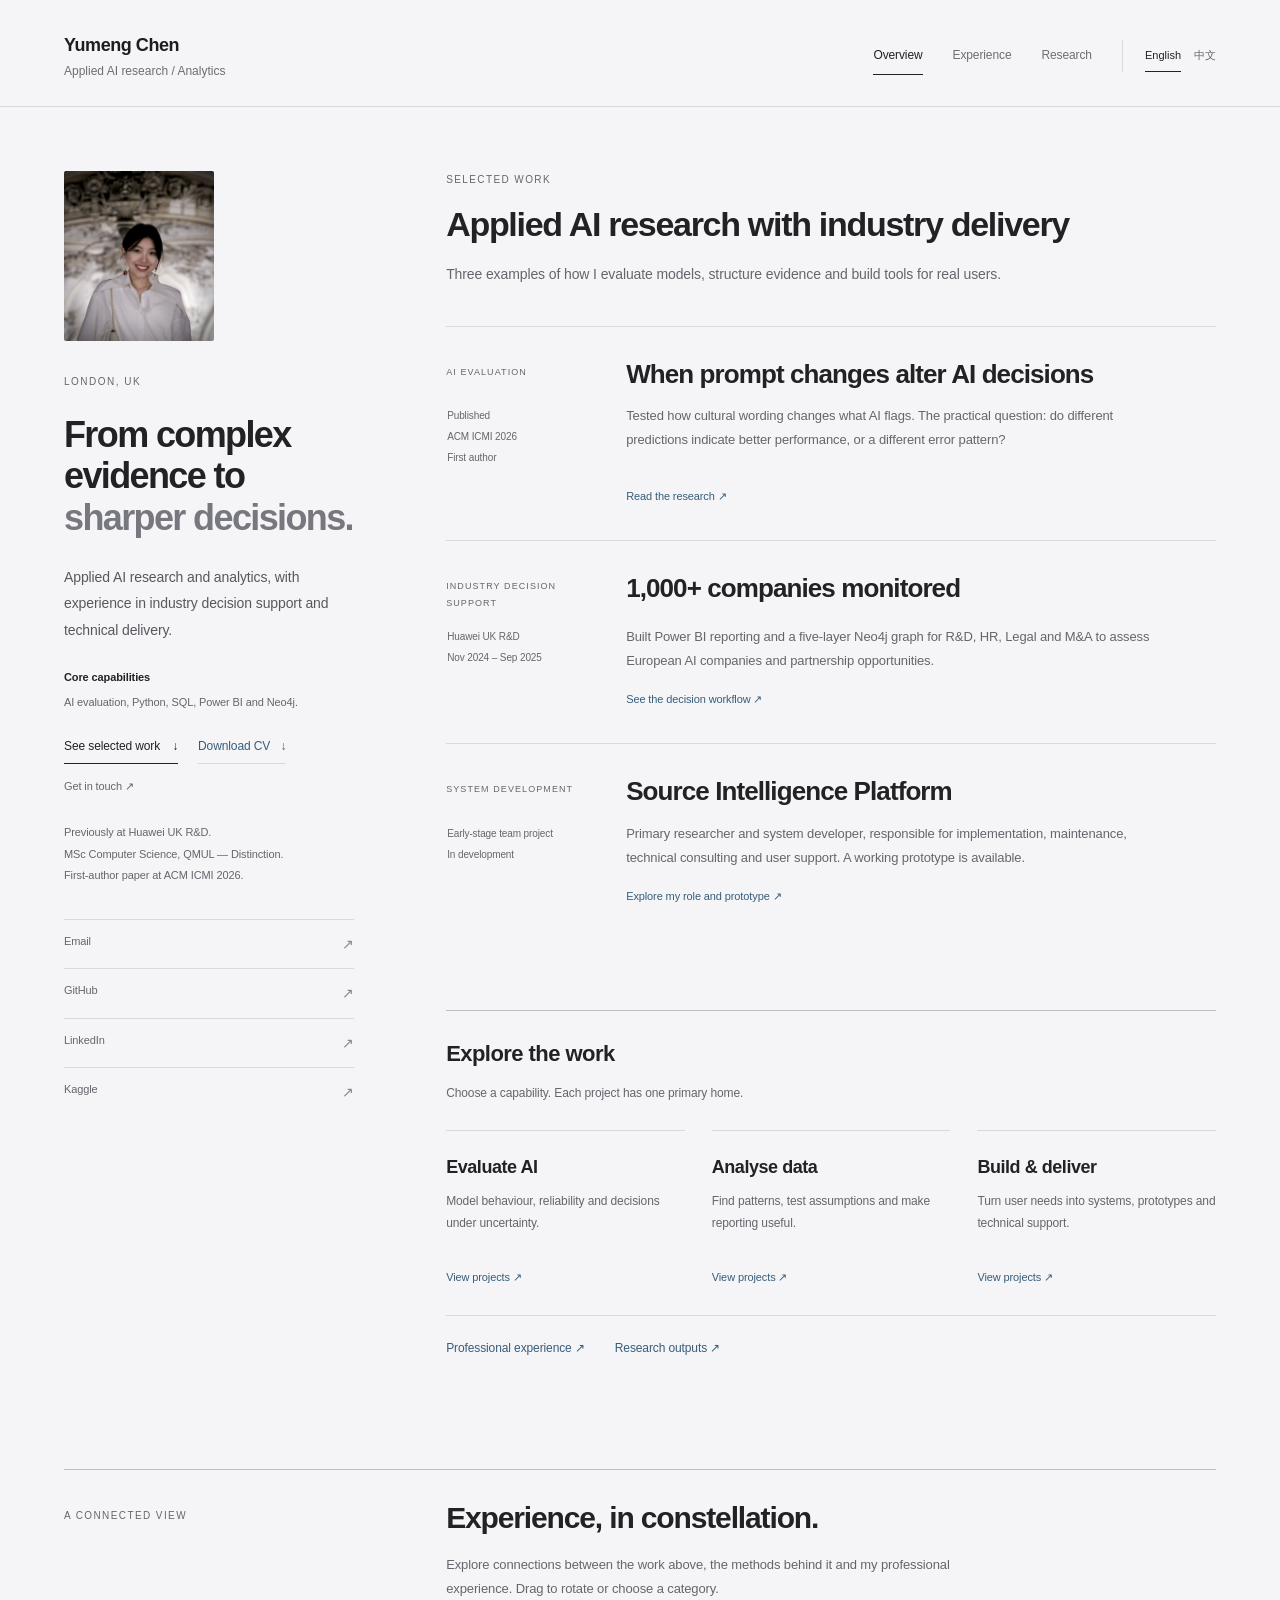
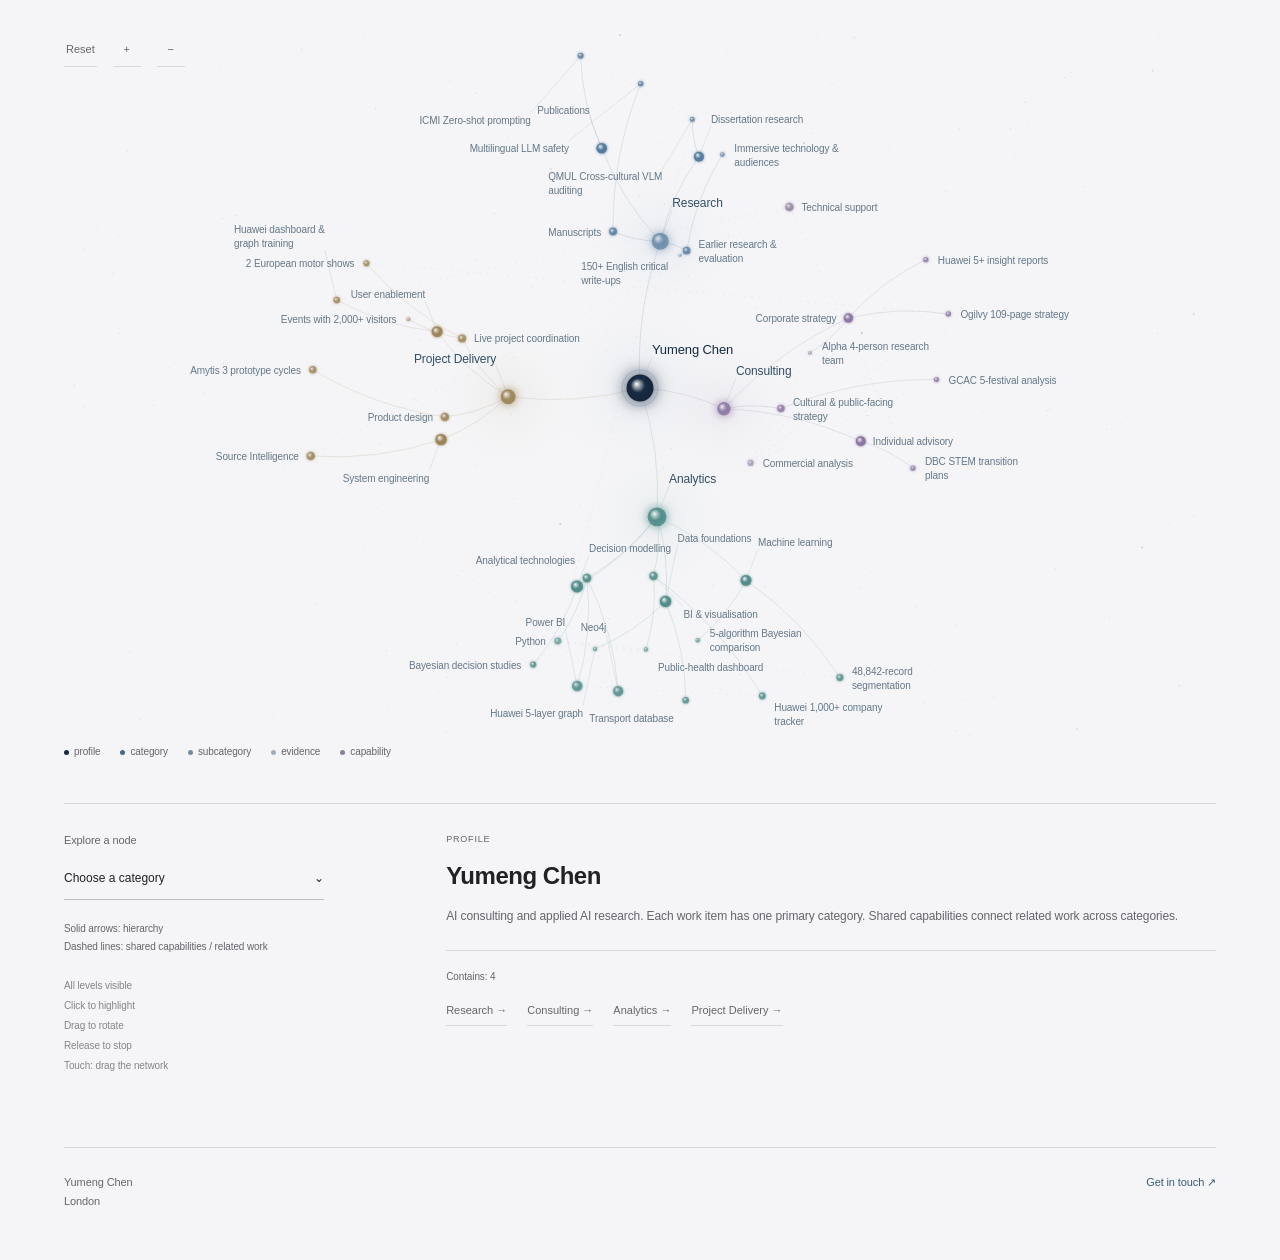
<file: index.html>
<!doctype html>
<html lang="en"><head><meta charset="utf-8"><meta name="viewport" content="width=device-width,initial-scale=1"><meta name="description" content="Yumeng Chen — AI consulting and applied AI research. Selected work in model evaluation, data systems and technical delivery."><meta name="theme-color" content="#f5f5f7"><title>Yumeng Chen — AI Consulting & Applied AI Research</title><link rel="stylesheet" href="style.css?v=bilingual-29"><link rel="stylesheet" href="editorial.css?v=bilingual-29"><script src="i18n.js?v=bilingual-29" defer></script><script src="app.js?v=bilingual-29" defer></script></head>
<body><a class="skip" href="#main">Skip to content</a>
<header><a class="brand" href="#/">Yumeng Chen<span>Applied AI research / Analytics</span></a><div class="header-actions"><nav aria-label="Main"><a href="#/">Overview</a><a href="#/area/experience">Experience</a><a href="#/area/publication">Research</a></nav><div class="language-switch" role="group" aria-label="Language" data-no-translate><button type="button" data-language="en" aria-pressed="true" aria-label="Read in English">English</button><button type="button" data-language="zh" aria-pressed="false" aria-label="Read in Chinese">中文</button></div></div></header>
<div class="layout">
<aside class="profile"><img class="portrait" src="assets/yumeng-chen.svg" alt="Yumeng Chen" width="166" height="166"><p class="label">LONDON, UK</p><h1>From complex evidence to <span>sharper decisions.</span></h1><p class="intro">Applied AI research and analytics, with experience in industry decision support and technical delivery.</p><p class="core-capabilities"><strong>Core capabilities</strong>AI evaluation, Python, SQL, Power BI and Neo4j.</p><div class="hero-actions"><a class="primary-cta" href="#/" data-selected-work>See selected work <span aria-hidden="true">↓</span></a><a class="cv-link" href="assets/Yumeng-Chen-CV.pdf" download="Yumeng-Chen-CV.pdf">Download CV <span aria-hidden="true">↓</span></a><a class="contact-cta" href="mailto:chenym.work@gmail.com">Get in touch ↗</a></div><p class="background">Previously at Huawei UK R&D.<br>MSc Computer Science, QMUL — Distinction.<br>First-author paper at ACM ICMI 2026.</p><div class="profile-links"><a href="mailto:chenym.work@gmail.com">Email <span>↗</span></a><a href="https://github.com/chenymwork-eng" target="_blank" rel="noopener">GitHub <span>↗</span></a><a href="https://www.linkedin.com/in/yumeng-chen-5a7578214/" target="_blank" rel="noopener">LinkedIn <span>↗</span></a><a href="https://www.kaggle.com/yumengchen8097" target="_blank" rel="noopener">Kaggle <span>↗</span></a></div></aside>
<main id="main"><div id="view" tabindex="-1"></div></main></div>
<section id="overview-network" class="overview-network" data-graph-src="knowledge-graph.js?v=bilingual-29" hidden><div class="view-heading"><p class="label">A CONNECTED VIEW</p><h2>Experience, in constellation.</h2><p>Explore connections between the work above, the methods behind it and my professional experience. Drag to rotate or choose a category.</p></div><div id="knowledge-graph"></div></section><div class="site-bottom"><span><strong>Yumeng Chen</strong><br>London</span><a href="mailto:chenym.work@gmail.com">Get in touch ↗</a></div></body></html>
</file>
<file: style.css>
:root{color-scheme:dark;--bg:#0b0b0b;--ink:#eee;--muted:#9c9c9c;--line:#292929}*{box-sizing:border-box}html{scroll-behavior:smooth;scroll-padding-top:110px}body{margin:0;background:var(--bg);color:var(--ink);font:14px/1.65 -apple-system,BlinkMacSystemFont,"Segoe UI",Arial,sans-serif;-webkit-font-smoothing:antialiased}a{color:inherit;text-decoration:none}a:hover{color:#fff}button{font:inherit;cursor:pointer}a:focus-visible,button:focus-visible,summary:focus-visible{outline:2px solid #ddd;outline-offset:5px}header{max-width:1440px;margin:auto;display:flex;align-items:flex-start;justify-content:space-between;padding:36px 5%;gap:24px}.brand{font-size:18px;line-height:1.5;font-weight:600}.brand span{display:block;font-size:13px;color:var(--muted);font-weight:400}nav{display:flex;gap:27px;padding-top:4px}nav a{font-size:12px;color:var(--muted)}.layout{display:grid;grid-template-columns:300px minmax(0,1fr);gap:95px;max-width:1440px;margin:90px auto 0;padding:0 5%}.profile{position:sticky;top:50px;align-self:start;padding-bottom:60px}.label{font-size:10px;letter-spacing:.11em;color:var(--muted);margin:0 0 20px}h1{font-size:30px;font-weight:500;line-height:1.23;letter-spacing:-.035em;margin:0 0 24px}.intro{font-size:14px;color:#c2c2c2;line-height:1.75;margin:0 0 24px}.background{font-size:12px;line-height:1.85;color:var(--muted);margin-bottom:35px}.profile-links a{border-top:1px solid var(--line);padding:11px 0;display:flex;justify-content:space-between;font-size:12px}.profile-links span{color:#777}main{min-width:0}section{margin-bottom:64px;scroll-margin-top:30px}.section-title{display:flex;justify-content:space-between;border-top:1px solid #555;padding:16px 0 10px;align-items:center}.section-title h2{font-size:12px;font-weight:500;margin:0}.section-title>span{font-size:10px;color:#737373}.filters{display:flex;gap:22px;flex-wrap:wrap;padding:10px 0 22px}.filters button{padding:0 0 4px;background:none;border:0;border-bottom:1px solid transparent;color:#8b8b8b;font-size:11px}.filters .active{color:#fff;border-color:#fff}.filters button span{display:none}.project{border-top:1px solid var(--line);padding:23px 0}.project-visual{display:none}.project-body{display:grid;grid-template-columns:180px minmax(0,1fr);column-gap:30px}.project-meta{grid-column:1;grid-row:2;display:flex;flex-direction:column;gap:5px;font-size:10px;color:var(--muted);line-height:1.6}.project-body h3{grid-column:1;grid-row:1;font-size:15px;font-weight:500;line-height:1.45;margin:0 0 12px;letter-spacing:-.01em}.project-body>p{grid-column:2;grid-row:1 / span 2;color:#bbb;font-size:13px;margin:0;line-height:1.8}.tags{display:flex;flex-wrap:wrap;gap:0 12px}.project-body>.tags{grid-column:2;margin-top:12px;color:#818181;font-size:10px}.tags span{font-size:10px;color:#8c8c8c}.project-footer{grid-column:2;display:flex;justify-content:space-between;gap:15px;flex-wrap:wrap;margin-top:18px}.project-footer button{padding:0;border:0;background:none;color:#ddd;font-size:11px}.project-footer a{font-size:11px;color:#ddd}.timeline-item{padding:22px 0;border-top:1px solid var(--line);display:grid;grid-template-columns:180px minmax(0,1fr);column-gap:30px}.timeline-item:before{display:none}.timeline-date{grid-column:1;grid-row:2;font-size:10px;color:var(--muted)}.timeline-item h3{grid-column:1;grid-row:1;font-size:15px;font-weight:500;line-height:1.45;margin:0 0 10px}.timeline-item .org{grid-column:2;grid-row:1;font-size:12px;font-weight:500;color:#ccc}.timeline-item p{grid-column:2;grid-row:2;font-size:13px;color:#aaa;margin:6px 0 10px}.timeline-item .tags{grid-column:2}.earlier-background{border-top:1px solid var(--line);padding:17px 0;color:#aaa;font-size:12px}.earlier-background summary{cursor:pointer;list-style:none;color:#ccc;display:flex;justify-content:space-between}.earlier-background summary::-webkit-details-marker{display:none}.earlier-background[open] summary{margin-bottom:20px}.earlier-background p{margin:10px 0}.earlier-background strong{font-weight:500;color:#ccc}.skill-row{display:grid;grid-template-columns:180px 1fr;gap:30px;border-top:1px solid var(--line);padding:20px 0}.skill-row h3{font-size:13px;font-weight:500;margin:0}.skill-row p{font-size:12px;color:#aaa;margin:0;line-height:1.9}.publication{border-top:1px solid var(--line);padding:25px 0}.publication .label{margin-bottom:14px}.publication h3{font-size:19px;font-weight:500;line-height:1.45;max-width:600px;margin:0 0 8px;letter-spacing:-.02em}.publication p{font-size:13px;color:#aaa}.publication .small{font-size:11px;max-width:620px}.publication>a{font-size:12px;display:inline-block;margin-top:12px}footer{border-top:1px solid var(--line);padding:25px 0 30px}footer>p{font-size:13px;color:#aaa;max-width:450px}footer>a{font-size:14px}.footer-bottom{display:flex;justify-content:space-between;margin-top:55px;color:#666;font-size:10px}.skip{position:absolute;top:-80px;left:20px;padding:12px;background:#fff;color:#000;z-index:30}.skip:focus{top:10px}dialog{background:#121212;color:var(--ink);border:1px solid #393939;max-width:700px;width:92%;max-height:85vh;overflow:auto;padding:42px;border-radius:3px}dialog::backdrop{background:#000b}.close-dialog{position:absolute;right:16px;top:10px;font-size:26px;background:none;border:0;color:#aaa}.case-label{font-size:10px;letter-spacing:.08em;color:#888;text-transform:uppercase}dialog h2{font-size:28px;font-weight:500;line-height:1.3;margin:18px 0 32px;letter-spacing:-.03em}dialog h3{font-size:12px;margin:26px 0 8px;font-weight:500}dialog p{font-size:13px;line-height:1.85;color:#aaa}dialog .tags{margin-top:24px}.button{display:inline-block;font-size:12px;border-bottom:1px solid #777;padding:6px 0;margin-top:25px}body.modal-open{overflow:hidden}[hidden]{display:none!important}@media(min-width:1500px){.layout{gap:130px}}@media(max-width:1100px){.layout{grid-template-columns:250px minmax(0,1fr);gap:55px;margin-top:65px}.project-body,.timeline-item,.skill-row{grid-template-columns:145px minmax(0,1fr);column-gap:22px}h1{font-size:27px}}@media(max-width:800px){header{padding:25px 6%}.layout{display:block;padding:0 6%;margin-top:45px}.profile{position:static;max-width:600px;padding-bottom:45px}h1{font-size:38px}.intro{max-width:450px}.background{margin-bottom:22px}.profile-links{display:flex;gap:25px;flex-wrap:wrap}.profile-links a{border:0;padding:0;gap:12px}.profile .label{margin-bottom:15px}nav{gap:18px}.brand{font-size:16px}.brand span{font-size:11px}section{margin-bottom:45px}}@media(max-width:480px){header{align-items:flex-start;gap:12px}nav{gap:12px}nav a{font-size:10px}.brand{font-size:15px}.brand span{font-size:9px;max-width:150px}.layout{margin-top:34px}h1{font-size:31px}.project-body,.timeline-item,.skill-row{display:block}.project-body h3,.timeline-item h3{font-size:16px;margin-bottom:7px}.project-meta{flex-direction:row;flex-wrap:wrap;gap:8px;margin-bottom:12px}.project-body>p{font-size:13px}.project-body>.tags{margin-top:10px}.project-footer{margin-top:14px;justify-content:flex-start;gap:23px}.timeline-date{display:block;margin-bottom:9px}.timeline-item .org{font-size:12px}.timeline-item p{margin-top:9px}.skill-row h3{margin-bottom:9px}.filters{gap:18px}.filters button{font-size:10px}.profile-links{gap:22px}.publication h3{font-size:18px}dialog{padding:32px 24px}.footer-bottom{margin-top:35px}}@media(prefers-reduced-motion:reduce){html{scroll-behavior:auto}}

/* Calm, report-led presentation. */
:root{color-scheme:light;--bg:#f5f5f7;--ink:#1d1d1f;--muted:#6e6e73;--line:#d9d9de}
body{background:var(--bg);color:var(--ink);font-weight:400}
header{padding-top:32px;padding-bottom:25px;border-bottom:1px solid var(--line)}
.brand{color:#1d1d1f}.brand span{color:#6e6e73}nav a{color:#6e6e73}a:hover{color:#0066cc}
.layout{margin-top:65px;gap:85px;grid-template-columns:310px minmax(0,1fr)}
.profile{top:35px}.portrait{display:block;width:166px;height:166px;object-fit:cover;border-radius:10px;margin:0 0 30px}
.profile .label{font-size:10px;letter-spacing:.12em;color:#86868b}
h1{font-size:36px;line-height:1.12;font-weight:600;letter-spacing:-.045em;max-width:330px}h1 span{color:#77777e}
.intro{color:#515154;font-size:14px;line-height:1.8}.background{color:#6e6e73}
.profile-links a{color:#515154}.profile-links span{color:#86868b}
.section-title{border-top:1px solid #bdbdc3;padding-top:18px;padding-bottom:15px}.section-title h2{color:#1d1d1f;font-size:13px;font-weight:600}
.section-title>span{color:#86868b}.filters button{color:#86868b}.filters .active{color:#1d1d1f;border-color:#1d1d1f}
.project{padding-top:27px;padding-bottom:27px}.project-body h3{font-weight:600;color:#1d1d1f}.project-meta{color:#86868b}
.project-body>p{color:#515154;line-height:1.85}.project-body>.tags,.tags span{color:#86868b}
.project-footer button,.project-footer a{color:#0066cc}.project-footer button:hover,.project-footer a:hover{text-decoration:underline}
.timeline-item .org{color:#515154}.timeline-item p{color:#6e6e73}.timeline-item h3{font-weight:600}
.earlier-background{color:#6e6e73}.earlier-background summary{color:#515154}.earlier-background strong{color:#1d1d1f}.skill-row h3{font-weight:600}.skill-row p{color:#6e6e73}
.publication h3{font-weight:600}.publication p{color:#6e6e73}.publication>a{color:#0066cc}
footer>p{color:#6e6e73}footer>a{color:#0066cc}.footer-bottom{color:#86868b}
dialog{background:#fff;color:#1d1d1f;border:1px solid #ddd;border-radius:12px;box-shadow:0 30px 100px #0002}
dialog::backdrop{background:#1d1d1f55;backdrop-filter:blur(6px)}.close-dialog{color:#6e6e73}.case-label{color:#86868b}dialog h2{font-weight:600}dialog p{color:#515154}.button{color:#0066cc;border-color:#d9d9de}
@media(max-width:1100px){.layout{grid-template-columns:260px minmax(0,1fr);gap:50px}h1{font-size:32px}}
@media(max-width:800px){.layout{display:block;margin-top:40px}.profile{max-width:620px;padding-bottom:55px}.portrait{width:130px;height:130px;margin-bottom:25px}h1{font-size:42px;max-width:540px}.intro{max-width:500px}}
@media(max-width:480px){header{padding-top:24px}.layout{margin-top:30px}.portrait{width:112px;height:112px;border-radius:8px;margin-bottom:25px}h1{font-size:35px;max-width:330px}.intro{font-size:14px}.project{padding:24px 0}}

#view:focus{outline:none}.view-heading{margin:0 0 30px}.view-heading h2{font-size:32px;line-height:1.2;letter-spacing:-.035em;font-weight:600;margin:0 0 14px}.view-heading>p{font-size:14px;line-height:1.8;color:#6e6e73;max-width:600px;margin:0}.area-grid{display:grid;grid-template-columns:1fr 1fr;gap:16px}.area-card{background:#fff;border:1px solid #e2e2e6;border-radius:10px;padding:25px;display:flex;flex-direction:column;min-height:205px;transition:border-color .15s,transform .15s}.area-card:hover{color:#1d1d1f;border-color:#aaaab2;transform:translateY(-2px)}.area-number{font-size:10px;color:#86868b}.area-card h3{font-size:19px;line-height:1.3;letter-spacing:-.02em;font-weight:600;margin:18px 0 10px}.area-card p{font-size:12px;line-height:1.7;color:#6e6e73;margin:0 0 20px}.area-open{margin-top:auto;color:#0066cc;font-size:11px}.breadcrumbs{display:flex;flex-wrap:wrap;gap:8px;font-size:11px;color:#86868b;margin:0 0 30px;line-height:1.8}.breadcrumbs a{color:#0066cc}.list-item{display:flex;justify-content:space-between;gap:25px;border-top:1px solid #d9d9de;padding:25px 0;color:#1d1d1f}.list-item:hover{color:#1d1d1f}.list-item:hover h3{color:#0066cc}.list-meta{font-size:10px;color:#86868b}.list-item h3{font-size:21px;line-height:1.3;letter-spacing:-.025em;font-weight:600;margin:9px 0}.list-item p{font-size:13px;color:#6e6e73;margin:0 0 12px;max-width:560px}.list-arrow{color:#86868b;font-size:20px;align-self:center}.detail-lead{font-size:17px;line-height:1.75;color:#515154;max-width:650px;margin:0 0 32px}.detail-sections section{display:grid;grid-template-columns:145px minmax(0,1fr);gap:22px;border-top:1px solid #d9d9de;margin:0;padding:21px 0}.detail-sections h3{font-size:12px;font-weight:600;margin:0;line-height:1.8}.detail-sections p{font-size:13px;color:#6e6e73;line-height:1.85;margin:0}.detail-actions{display:flex;gap:25px;flex-wrap:wrap;margin:30px 0;font-size:12px;color:#0066cc}.back-link{display:inline-block;font-size:12px;color:#0066cc;margin-top:28px}.detail-figure{background:white;border:1px solid #e2e2e6;border-radius:8px;padding:15px;margin:25px 0}.detail-figure img{display:block;width:100%;height:auto}.detail-figure figcaption{font-size:10px;color:#86868b;line-height:1.7;margin-top:12px}.page-footer{border-top:1px solid #d9d9de;display:flex;justify-content:space-between;margin:45px 0 25px;padding-top:18px;font-size:10px;color:#86868b}.page-footer a{color:#0066cc}.layout{margin-top:48px}.profile{top:30px}
@media(max-width:1100px){.area-card{padding:22px}.area-card h3{font-size:18px}.detail-sections section{grid-template-columns:120px 1fr}}
@media(max-width:800px){.profile{padding-bottom:35px}.profile .portrait{width:95px;height:95px;margin-bottom:20px}.profile h1{font-size:32px}.profile .background{display:none}.profile .intro{font-size:13px;margin-bottom:20px}.layout{margin-top:30px}.view-heading h2{font-size:29px}.area-card{min-height:190px}}
@media(max-width:480px){.area-grid{grid-template-columns:1fr 1fr;gap:10px}.area-card{padding:17px;min-height:190px}.area-card h3{font-size:16px}.area-card p{font-size:11px}.area-number,.area-open{font-size:9px}.detail-sections section{display:block}.detail-sections h3{margin-bottom:8px}.detail-lead{font-size:15px}.list-item h3{font-size:19px}.breadcrumbs{font-size:10px;margin-bottom:24px}.view-heading h2{font-size:27px}}
@media(prefers-reduced-motion:reduce){.area-card{transition:none}.area-card:hover{transform:none}}

.graph-shell{display:grid;grid-template-columns:minmax(0,1fr) 200px;gap:18px}.graph-stage{position:relative;min-width:0;background:linear-gradient(145deg,#fff,#eef1f4);border:1px solid #dfe2e7;border-radius:12px;overflow:hidden}.graph-stage canvas{display:block;width:100%;height:500px;touch-action:none;outline-offset:-4px}.graph-toolbar{position:absolute;top:13px;left:13px;display:flex;gap:6px}.graph-toolbar button{border:1px solid #ddd;background:#ffffffdc;border-radius:5px;padding:5px 9px;font-size:10px;color:#515154}.graph-key{display:flex;flex-wrap:wrap;gap:12px;padding:0 16px 16px;font-size:9px;color:#86868b}.graph-key i{display:inline-block;width:5px;height:5px;border-radius:50%;margin-right:5px}.graph-panel{padding:15px 0}.graph-panel label{font-size:11px;color:#515154;display:block;margin-bottom:8px}.graph-panel select{width:100%;border:1px solid #d9d9de;background:white;border-radius:5px;padding:8px;font:11px -apple-system,Arial,sans-serif;color:#1d1d1f}.graph-panel h3{font-size:19px;line-height:1.25;letter-spacing:-.02em;margin:8px 0 15px}.graph-panel p{font-size:12px;line-height:1.8;color:#6e6e73}.graph-node-type{text-transform:uppercase;letter-spacing:.09em;font-size:9px!important;margin-top:24px}.graph-panel a{font-size:11px;color:#0066cc}.graph-related-title{border-top:1px solid #d9d9de;padding-top:17px;margin-top:22px;font-size:10px!important}.graph-related{display:flex;gap:6px;flex-wrap:wrap}.graph-related button{border:1px solid #d9d9de;border-radius:4px;padding:4px 7px;font-size:9px;background:transparent;color:#6e6e73}.graph-count{font-size:10px!important;margin-top:24px}.graph-help{font-size:9px!important;color:#86868b!important}@media(max-width:1150px){.graph-shell{grid-template-columns:1fr}.graph-stage canvas{height:440px}.graph-panel{padding:0;display:block}.graph-panel select{max-width:300px}.graph-panel #graph-info{max-width:600px}.graph-panel h3{font-size:20px}}@media(max-width:480px){.graph-stage canvas{height:360px}.graph-toolbar button{font-size:9px;padding:5px 7px}.graph-toolbar{left:10px;top:10px}.graph-key{gap:9px;font-size:8px}}

/* Complete graph: keep the network and its evidence panel on separate rows. */
.graph-shell{grid-template-columns:1fr}.graph-stage canvas{height:660px}.graph-panel{max-width:720px}.graph-panel select{max-width:360px}@media(max-width:480px){.graph-stage canvas{height:500px}}

.layout:has(#knowledge-graph){display:block;max-width:1400px}.layout:has(#knowledge-graph)>.profile{display:none}.graph-stage canvas{height:720px}@media(max-width:480px){.graph-stage canvas{height:560px}}

/* Quiet galaxy: points and curved constellations, no ambient motion. */
.graph-stage{background:radial-gradient(ellipse at 50% 48%,#152235 0%,#0d1727 46%,#080f1c 100%);border:1px solid #243145;border-radius:18px;box-shadow:0 20px 65px #16263d12}
.graph-stage canvas{height:760px}
.graph-toolbar button{background:#152135dd;color:#d3ddea;border-color:#334056;border-radius:6px}
.graph-toolbar button:hover{background:#233149}
.graph-key{color:#8d9db1;font-size:10px;gap:18px;padding:0 22px 20px}
.graph-key i{box-shadow:0 0 8px currentColor}
@media(max-width:480px){.graph-stage canvas{height:650px}.graph-key{gap:10px;font-size:9px}}

/* Consistent light portfolio, embedded overview constellation. */
.layout:has(#knowledge-graph){display:grid}.layout:has(#knowledge-graph)>.profile{display:block}
.overview-network{max-width:1400px;margin:75px auto 0;padding:0 5%}.overview-network .view-heading{max-width:680px;margin-bottom:28px}
.graph-stage{background:radial-gradient(ellipse at 50% 45%,#fff 0%,#f1f5f9 62%,#e9eff5 100%);border:1px solid #dce3eb;box-shadow:0 16px 50px #34577609}
.graph-toolbar button{background:#ffffffdf;color:#496078;border-color:#d4dde7}.graph-toolbar button:hover{background:#eef3f8}
.graph-key{color:#75879a}.graph-stage canvas{height:740px}
.level-back{display:inline-flex;align-items:center;border:1px solid #d9dfe6;background:#fff;border-radius:7px;padding:8px 12px;color:#49647f;font-size:12px;margin-bottom:22px}
.breadcrumbs{margin-bottom:24px}.site-bottom{max-width:1260px;margin:45px auto 25px;padding:20px 0;border-top:1px solid #d9d9de;display:flex;justify-content:space-between;font-size:11px;color:#86868b}.site-bottom a{color:#0066cc}
@media(max-width:1400px){.site-bottom{margin-left:5%;margin-right:5%}}
@media(max-width:800px){.overview-network{padding:0 6%;margin-top:45px}.graph-stage canvas{height:650px}}

.graph-menu-label{display:block;font-size:11px;color:#515154;margin-bottom:8px}
.graph-menu-wrap{position:relative;max-width:360px}
.graph-menu-trigger{width:100%;display:flex;justify-content:space-between;align-items:center;gap:20px;text-align:left;background:#fff;border:1px solid #d7dce3;border-radius:8px;color:#394b5d;padding:10px 12px;font-size:12px;box-shadow:0 1px 3px #182e4410}
.graph-menu-trigger[aria-expanded="true"]{border-color:#93a9bf}
.graph-flyout{position:fixed;z-index:100;width:218px;max-width:calc(100vw - 24px);max-height:calc(100dvh - 24px);overflow-y:auto;background:#fafbfded;backdrop-filter:blur(24px);border:1px solid #d6dce4;border-radius:9px;padding:5px;box-shadow:0 10px 32px #13283f26,0 2px 6px #13283f10}
.graph-flyout button{border:0;background:transparent;border-radius:5px;width:100%;display:flex;align-items:center;justify-content:space-between;gap:15px;padding:7px 9px;text-align:left;font:12px/1.45 -apple-system,BlinkMacSystemFont,Arial,sans-serif;color:#304255}
.graph-flyout button:hover,.graph-flyout button:focus-visible,.graph-flyout button[aria-expanded="true"]{background:#e5edf6;color:#173e65;outline:none}
.graph-flyout .graph-menu-back{font-size:10px;color:#7a8999;border-bottom:1px solid #e0e5eb;border-radius:0;margin-bottom:4px;padding-bottom:9px}

/* Evidence first: short, scannable cases before the capability library. */
.proof-list{display:grid;gap:14px;margin:0 0 44px}.proof-card{display:block;background:#fff;border:1px solid #e0e4e9;border-radius:12px;padding:25px 27px;transition:border-color .15s}
.proof-card:hover{border-color:#9aabba;color:inherit}.proof-eyebrow{font-size:9px;font-weight:600;letter-spacing:.12em;color:#647c93}
.proof-card h3{font-size:25px;font-weight:600;line-height:1.2;letter-spacing:-.03em;margin:11px 0 6px;color:#21364c}
.proof-card p{font-size:13px;line-height:1.75;color:#66727e;max-width:570px;margin:10px 0 15px}.proof-card .proof-context{font-size:11px;color:#82909e;margin:0}.proof-cta{font-size:11px;color:#32658f}
.capability-heading{border-top:1px solid #d9dfe6;padding-top:24px;margin-bottom:20px}.capability-heading h2{font-size:20px;letter-spacing:-.025em;margin:0 0 7px}.capability-heading p{font-size:12px;color:#7a838d;margin:0}
.area-card{min-height:150px;padding:21px}.area-card h3{margin:0 0 10px;font-size:18px}.area-card p{margin-bottom:15px}.publication-shortcut{font-size:12px;margin:20px 0 0;color:#32658f}
.detail-sections section{padding:25px 0}.detail-sections h3{color:#435c73}.detail-sections p{color:#596773}
.context-details{margin-top:25px;border-top:1px solid #d9dfe6;padding-top:15px;font-size:12px;color:#6e6e73}.context-details summary{cursor:pointer}.context-details p{line-height:1.8}
@media(max-width:480px){.proof-card{padding:22px}.proof-card h3{font-size:23px}.area-card{min-height:160px}}

@media(max-width:1100px){.detail-sections section{display:block}.detail-sections h3{margin-bottom:10px}.detail-sections p{max-width:650px}}

/* Parallel metadata is a list, never a line of dot separators. */
.meta-lines{margin:0 0 12px;padding-left:15px;list-style:disc;color:#7a8794;font-size:11px;line-height:1.7}
.meta-lines li{padding-left:1px;margin:2px 0}.view-heading>.meta-lines{font-size:13px;color:#6e6e73}
.list-item .meta-lines{font-size:10px;margin-bottom:10px}.proof-context .meta-lines{margin:0;font-size:11px}
.graph-panel .graph-skills{font-size:11px;color:#6e6e73;padding-left:15px}
.site-bottom strong{font-weight:500}

.transfer-note{font-size:13px;line-height:1.8;color:#627385;border-left:2px solid #bdcbd9;padding:3px 0 3px 16px;margin:0 0 30px;max-width:650px}.transfer-note strong,.view-heading p strong{font-weight:600;color:#354e67}.context-details>.list-item:first-of-type{margin-top:16px}

.hero-actions{display:flex;flex-wrap:wrap;align-items:center;gap:14px;margin:0 0 25px}
.primary-cta{display:inline-flex;gap:12px;align-items:center;background:#263e57;color:white;padding:11px 15px;border-radius:8px;font-size:12px;font-weight:500}
.primary-cta:hover{background:#385b7a;color:white}.contact-cta{font-size:12px;color:#32658f}
#selected-work{scroll-margin-top:30px}.map-placeholder{min-height:200px;display:flex;align-items:center;justify-content:center;padding:25px;border:1px solid #dce3eb;border-radius:14px;color:#7b8b9b;font-size:13px}
@media(max-width:600px){
.hero-actions{gap:16px}.primary-cta{min-height:44px}.contact-cta{padding:10px 0}
.graph-toolbar button{min-height:36px;min-width:36px}.graph-menu-trigger{min-height:44px}
.graph-flyout{width:min(310px,calc(100vw - 24px))}.graph-flyout button{min-height:44px;font-size:13px}
.graph-related button{min-height:36px;padding:7px 10px}.graph-stage canvas{height:540px}
.graph-panel h3{font-size:20px}.area-card{min-height:160px}
}

@media(max-width:600px){.graph-stage canvas{touch-action:pan-y}}
</file>
<file: editorial.css>
/* A continuous editorial surface. Hierarchy comes from type, space and rules. */
:root{color-scheme:light;--bg:#f5f5f7;--ink:#222225;--muted:#65656d;--line:#d8d8dd;--accent:#365d7b}
body{font-size:14px;line-height:1.75;letter-spacing:-.008em}
a,button{transition:color .18s ease,border-color .18s ease}
a:hover{color:var(--accent)}
a:focus-visible,button:focus-visible,summary:focus-visible,canvas:focus-visible{outline:2px solid var(--accent);outline-offset:6px}
header{max-width:1480px;padding:32px 5% 26px;align-items:center;border-bottom:1px solid var(--line)}
.brand{font-size:18px;letter-spacing:-.025em}.brand span{margin-top:3px;letter-spacing:0;font-size:12px}
nav{gap:30px;padding:0}nav a{font-size:12px;padding:8px 0;border-bottom:1px solid transparent}nav a[aria-current=page]{color:var(--ink);border-color:var(--ink)}
.layout{max-width:1480px;grid-template-columns:290px minmax(0,1fr);gap:clamp(64px,7.2vw,112px);margin:64px auto 0;padding:0 5%;align-items:start}
.profile{top:32px;padding-bottom:40px}.portrait{width:150px;height:170px;object-fit:cover;border-radius:2px;margin:0 0 32px}
.profile .label{font-size:10px;letter-spacing:.15em;margin-bottom:23px;color:var(--muted)}
.profile h1{font-size:36px;font-weight:600;line-height:1.16;letter-spacing:-.045em;margin-bottom:25px;max-width:310px}
.profile h1 span{color:#77777f}.intro{color:#57575e;font-size:14px;line-height:1.9;margin-bottom:23px}
.background{font-size:11px;line-height:1.95;margin:26px 0 32px;color:var(--muted)}
.hero-actions{gap:20px;margin:0 0 20px;align-items:baseline}
.primary-cta,.primary-cta:hover{background:none;border:0;border-bottom:1px solid var(--ink);border-radius:0;color:var(--ink);padding:0 0 6px;font-size:12px;box-shadow:none}
.primary-cta:hover{color:var(--accent);border-color:var(--accent)}.contact-cta{font-size:11px;color:var(--muted)}
.profile-links a{font-size:11px;padding:12px 0;color:var(--muted)}.profile-links a:hover{color:var(--ink)}.profile-links span{font-size:14px}
.view-heading{margin:0 0 38px}.view-heading h2{font-size:34px;line-height:1.18;letter-spacing:-.038em;margin-bottom:18px;max-width:650px}
.view-heading>p{font-size:14px;line-height:1.85;max-width:590px;color:var(--muted)}
#view>.label{font-size:10px;letter-spacing:.14em;margin-bottom:15px;color:var(--muted)}
.proof-list{display:block;margin-bottom:70px}
.proof-card,.proof-card:hover{display:grid;grid-template-columns:150px minmax(0,1fr);column-gap:30px;row-gap:14px;min-height:0;padding:32px 0 34px;background:transparent;border:0;border-top:1px solid var(--line);border-radius:0;box-shadow:none;transform:none;color:var(--ink)}
.proof-eyebrow{grid-column:1;grid-row:1;align-self:start;padding-top:5px;font-size:9px;font-weight:500;letter-spacing:.12em;line-height:1.8;color:var(--muted)}
.proof-card h3{grid-column:2;grid-row:1;margin:0;font-size:26px;line-height:1.22;font-weight:550;letter-spacing:-.035em;color:var(--ink)}
.proof-card:hover h3{color:var(--accent)}
.proof-context{grid-column:1;grid-row:2}.proof-context .meta-lines{padding:0;list-style:none;font-size:10px;line-height:1.8;color:var(--muted)}
.proof-card p{grid-column:2;grid-row:2;margin:0;color:var(--muted);font-size:13px;line-height:1.85;max-width:540px}
.proof-cta{grid-column:2;font-size:11px;color:var(--accent);margin-top:3px}
.capability-heading{border-top:1px solid #bfbfc6;padding-top:24px;margin-bottom:26px}.capability-heading h2{font-size:22px;font-weight:550;letter-spacing:-.025em;margin:0 0 9px}.capability-heading p{font-size:12px;color:var(--muted)}
.area-grid{grid-template-columns:1fr 1fr;gap:0 36px}
.area-card,.area-card:hover{background:none;border:0;border-top:1px solid var(--line);border-radius:0;box-shadow:none;transform:none;padding:25px 0 28px;min-height:185px;transition:color .18s}
.area-card h3{font-size:19px;font-weight:550;letter-spacing:-.025em;margin:0 0 12px}.area-card:hover h3{color:var(--accent)}.area-card p{font-size:12px;line-height:1.8;color:var(--muted);margin-bottom:20px}.area-open{font-size:11px;color:var(--accent)}
.publication-shortcut{border-top:1px solid var(--line);padding-top:22px;margin-top:0;font-size:12px;color:var(--accent)}
.level-back{background:none;border:0;border-radius:0;box-shadow:none;padding:0 0 6px;font-size:11px;color:var(--accent);margin-bottom:23px}
.breadcrumbs{font-size:10px;color:var(--muted);margin-bottom:32px}.breadcrumbs a{color:var(--muted)}.breadcrumbs a:hover{color:var(--ink)}
.list-item{padding:29px 0;gap:25px;border-color:var(--line)}.list-item h3{font-size:24px;font-weight:550;line-height:1.3;letter-spacing:-.03em;margin:12px 0}.list-item p{font-size:13px;color:var(--muted);line-height:1.85}.list-arrow{font-size:21px;color:#93939b;flex-shrink:0}
.list-item:hover h3{color:var(--accent)}.list-item .meta-lines{font-size:10px;color:var(--muted)}
.meta-lines{font-size:11px;color:var(--muted);line-height:1.85}.meta-lines li{margin:3px 0}.meta-lines li::marker{font-size:8px}
.detail-lead{font-size:17px;color:#52525a;line-height:1.85;max-width:650px;margin:0 0 38px}
.detail-sections section{grid-template-columns:145px minmax(0,1fr);gap:30px;padding:27px 0;border-color:var(--line);background:none}
.detail-sections h3{font-size:12px;font-weight:550;color:var(--ink);line-height:1.9}.detail-sections p{font-size:13px;color:var(--muted);line-height:1.95}
.detail-actions{font-size:12px;gap:22px;margin-top:34px;color:var(--accent)}.back-link{color:var(--accent);font-size:12px}
.detail-figure{background:none;border:0;border-radius:0;padding:0;margin:32px 0;box-shadow:none}.detail-figure img{max-width:100%;height:auto}.detail-figure figcaption{padding-top:10px;line-height:1.8}
.tags{gap:6px 18px;padding:15px 0;flex-wrap:wrap}.tags span{font-size:10px;color:var(--muted);border:0;background:none;border-radius:0;padding:0}
.transfer-note{border:0;background:none;padding:0;margin:0 0 35px;color:var(--muted);font-size:13px;line-height:1.9}.transfer-note strong,.view-heading p strong{color:var(--ink);font-weight:550}
.context-details{background:none;border-top:1px solid var(--line);padding-top:22px;margin-top:28px}.context-details summary{color:var(--muted)}
.section-title{padding:20px 0;border-top-color:#bfbfc6}.section-title h2{font-size:13px;font-weight:550}.skill-row{padding:27px 0;gap:30px}.skill-row h3{font-weight:550}.skill-row p{line-height:1.9;color:var(--muted)}
.publication{background:none;border-radius:0;padding:32px 0}.publication h3{font-size:25px;line-height:1.35;letter-spacing:-.03em;font-weight:550}.publication p{line-height:1.9;color:var(--muted)}
.page-footer,.site-bottom{border-color:var(--line)}.site-bottom{max-width:1332px;margin:56px auto 24px;padding:25px 0;font-size:11px;color:var(--muted)}.site-bottom a{color:var(--accent)}
.overview-network{max-width:1480px;padding:0 5%;margin:88px auto 0}.overview-network .view-heading{max-width:none;border-top:1px solid #bfbfc6;padding-top:30px;margin-bottom:32px;display:grid;grid-template-columns:290px minmax(0,1fr);column-gap:clamp(64px,7.2vw,112px)}
.overview-network .view-heading .label{grid-column:1;margin:7px 0 0;font-size:10px;letter-spacing:.14em}.overview-network .view-heading h2{grid-column:2;grid-row:1;font-size:30px;font-weight:550}.overview-network .view-heading>p:last-child{grid-column:2;font-size:13px;max-width:560px}
.graph-stage{background:transparent;border:0;border-radius:0;box-shadow:none;overflow:hidden}.graph-stage canvas{height:710px}.graph-shell{gap:24px}
.graph-toolbar{left:0;top:0;gap:16px}.graph-toolbar button,.graph-toolbar button:hover{background:transparent;border:0;border-bottom:1px solid var(--line);border-radius:0;box-shadow:none;color:var(--muted);font-size:11px;padding:7px 2px;min-width:28px}
.graph-key{padding:0 0 18px;gap:20px;color:var(--muted)}.graph-key i{box-shadow:none}
.graph-panel{max-width:none;border-top:1px solid var(--line);padding-top:27px;display:grid;grid-template-columns:290px minmax(0,1fr);column-gap:clamp(64px,7.2vw,112px)}
.graph-menu-label{grid-column:1;font-size:11px;color:var(--muted)}.graph-menu-wrap{grid-column:1;align-self:start;grid-row:2;max-width:260px}.graph-menu-trigger{background:none;border:0;border-bottom:1px solid #bfbfc6;border-radius:0;box-shadow:none;padding:10px 0;color:var(--ink);font-size:12px}
#graph-info{grid-column:2;grid-row:1 / span 4;min-width:0}.graph-panel h3{font-size:24px;line-height:1.3;font-weight:550;color:var(--ink)}.graph-panel p{color:var(--muted)}.graph-node-type{margin:0 0 13px!important}.graph-panel a{color:var(--accent)}
.graph-related{gap:7px 20px}.graph-related button{background:none;border:0;border-bottom:1px solid var(--line);border-radius:0;padding:5px 0;color:var(--muted);font-size:11px}.graph-related button:hover{color:var(--accent)}.graph-related-title{border-color:var(--line)}
.graph-count,.graph-help{grid-column:1;font-size:10px!important;margin:20px 0 0}.graph-help{line-height:2!important}
/* A menu is a transient control, not a content card. */
.graph-flyout{background:#f5f5f7f5;border-color:var(--line);border-radius:4px;box-shadow:0 6px 20px #22222512;backdrop-filter:blur(16px)}.graph-flyout button{border-radius:2px;color:var(--ink)}.graph-flyout button:hover,.graph-flyout button:focus-visible,.graph-flyout button[aria-expanded=true]{background:#e7e7ec;color:var(--ink)}
.map-placeholder{background:none;border:0;border-top:1px solid var(--line);border-radius:0;min-height:200px;color:var(--muted)}
dialog{background:var(--bg);border:1px solid var(--line);border-radius:0;box-shadow:none}dialog::backdrop{backdrop-filter:none;background:#22222555}
@media(max-width:1400px){.site-bottom{margin-left:5%;margin-right:5%}}
@media(max-width:1100px){.layout{grid-template-columns:250px minmax(0,1fr);gap:55px}.profile h1{font-size:32px}.proof-card{grid-template-columns:120px minmax(0,1fr);gap:16px 24px}.proof-card h3{font-size:24px}.overview-network .view-heading,.graph-panel{grid-template-columns:250px minmax(0,1fr);column-gap:55px}.detail-sections section{display:grid;grid-template-columns:120px minmax(0,1fr);gap:24px}.detail-sections h3{margin:0}}
@media(max-width:800px){header{padding:26px 6%}.layout{display:block;margin-top:42px;padding:0 6%}.profile{position:static;max-width:none;display:grid;grid-template-columns:120px minmax(0,1fr);gap:0 28px;padding-bottom:52px}.profile .portrait{grid-column:1;grid-row:1 / span 3;width:112px;height:140px;margin:0}.profile .label,.profile h1,.profile .intro,.profile .hero-actions,.profile .background{grid-column:2}.profile .label{margin-bottom:12px}.profile h1{font-size:34px;max-width:450px;margin-bottom:20px}.profile .intro{font-size:14px;max-width:500px}.profile .background{display:block;font-size:11px;margin:20px 0}.hero-actions{margin-bottom:0}.profile-links{grid-column:2;display:flex;gap:22px;flex-wrap:wrap;margin-top:20px}.profile-links a{padding:0;border:0;gap:8px}.view-heading h2{font-size:31px}.overview-network{padding:0 6%;margin-top:65px}.overview-network .view-heading{grid-template-columns:1fr;display:block}.overview-network .view-heading .label{margin:0 0 16px}.overview-network .view-heading h2{font-size:28px}.graph-panel{grid-template-columns:210px minmax(0,1fr);column-gap:30px}.graph-stage canvas{height:600px}}
@media(max-width:560px){header{align-items:flex-start;padding:23px 6%;gap:15px}.brand{font-size:16px}.brand span{font-size:10px;max-width:165px;line-height:1.6}nav{gap:13px;flex-wrap:wrap;justify-content:flex-end}nav a{font-size:10px;padding:3px 0}.layout{margin-top:30px}.profile{display:block;padding-bottom:48px}.profile .portrait{width:92px;height:110px;margin-bottom:24px}.profile .label{margin-bottom:14px}.profile h1{font-size:36px;max-width:350px}.profile .intro{font-size:14px;max-width:370px}.profile .background{margin:23px 0;font-size:11px}.profile-links{margin-top:22px;gap:25px}.view-heading{margin-bottom:30px}.view-heading h2{font-size:29px;max-width:350px}.view-heading>p{font-size:13px}.proof-card{display:block;padding:27px 0 30px}.proof-eyebrow{display:block;font-size:9px;padding:0;margin-bottom:13px}.proof-card h3{font-size:25px;margin-bottom:14px}.proof-context{margin-bottom:14px!important}.proof-context .meta-lines{display:block;font-size:10px}.proof-card p{font-size:13px;margin:0 0 17px}.proof-cta{display:block;font-size:11px}.proof-list{margin-bottom:42px}.area-grid{grid-template-columns:1fr;gap:0}.area-card,.area-card:hover{min-height:0;padding:23px 0}.area-card h3{font-size:20px}.area-card p{font-size:13px;margin-bottom:15px}.area-open{font-size:11px}.list-item{padding:26px 0}.list-item h3{font-size:23px}.detail-sections section{display:block;padding:24px 0}.detail-sections h3{margin:0 0 10px}.detail-lead{font-size:16px}.detail-actions{gap:20px;line-height:1.8}.breadcrumbs{line-height:1.9}.skill-row{display:block}.skill-row h3{margin-bottom:10px}.graph-stage canvas{height:510px;touch-action:pan-y}.graph-key{gap:10px 16px;font-size:9px}.graph-panel{display:block}.graph-menu-wrap{max-width:100%;margin-bottom:28px}.graph-menu-trigger{min-height:44px}.graph-node-type{margin-top:22px!important}.graph-count,.graph-help{margin-top:24px}.graph-toolbar button{min-height:36px;min-width:36px}.graph-related button{min-height:36px}.overview-network{margin-top:50px}.site-bottom{margin-top:40px;padding-top:22px}}
@media(prefers-reduced-motion:reduce){html{scroll-behavior:auto}a,button{transition:none}}

@media(max-width:800px){body[data-view=detail] .profile{display:none}body[data-view=detail] .layout{margin-top:32px}}
@media(max-width:560px){header{display:block}.brand span{max-width:none;font-size:11px}nav{justify-content:flex-start;gap:26px;margin-top:20px}nav a{font-size:11px}}

/* A recruitment reader can identify role, tools, ownership and evidence at a glance. */
.core-capabilities{font-size:11px;line-height:1.85;color:var(--muted);margin:0 0 24px}.core-capabilities strong{display:block;font-weight:550;color:var(--ink);margin-bottom:5px}
.hero-actions{gap:13px 20px}.cv-link{font-size:12px;color:var(--accent);padding-bottom:6px;border-bottom:1px solid var(--line)}.cv-link span{margin-left:7px}.hero-actions .contact-cta{font-size:11px}
.area-grid{grid-template-columns:repeat(3,minmax(0,1fr));column-gap:27px}.area-card h3{font-size:18px}.index-links{border-top:1px solid var(--line);display:flex;flex-wrap:wrap;gap:15px 30px;padding:22px 0;font-size:12px;color:var(--accent)}
.research-group{margin:35px 0 42px}.research-group>h3{font-size:11px;font-weight:550;letter-spacing:.07em;text-transform:uppercase;margin:0 0 16px;color:var(--muted)}.research-group .list-item{padding-top:25px}.research-group:last-child{margin-bottom:20px}
.evidence-totals{display:grid;grid-template-columns:repeat(3,minmax(0,1fr));gap:20px;border-top:1px solid var(--line);padding:25px 0 32px;margin:0}.evidence-totals>div{display:flex;flex-direction:column;gap:8px}.evidence-totals strong{font-size:29px;font-weight:550;letter-spacing:-.03em;line-height:1.2}.evidence-totals span{font-size:10px;color:var(--muted);line-height:1.8}
.workflow-summary,.evaluation-evidence{border-top:1px solid var(--line);padding-top:28px;margin:0 0 32px}.workflow-summary>h3,.evaluation-evidence>h3{font-size:19px;font-weight:550;letter-spacing:-.02em;line-height:1.45;margin:0 0 12px}.workflow-summary>p,.evaluation-evidence>p{font-size:12px;color:var(--muted);margin:0 0 24px}
.decision-flow{margin:0;padding:0;list-style:none;counter-reset:workflow}.decision-flow li{display:grid;grid-template-columns:25px 170px minmax(0,1fr);gap:20px;padding:18px 0;border-top:1px solid var(--line);counter-increment:workflow;align-items:baseline}.decision-flow li::before{content:counter(workflow,decimal-leading-zero);font-size:10px;color:var(--muted)}.decision-flow strong{font-size:12px;font-weight:550;line-height:1.8}.decision-flow span{font-size:12px;line-height:1.9;color:var(--muted)}
.evaluation-evidence table{width:100%;border-collapse:collapse;table-layout:fixed;text-align:left;font-size:12px;line-height:1.85}.evaluation-evidence caption{text-align:left;font-size:10px;color:var(--muted);padding-bottom:14px}.evaluation-evidence th,.evaluation-evidence td{border-top:1px solid var(--line);padding:17px 15px 17px 0;vertical-align:top;font-weight:400;color:var(--muted);overflow-wrap:break-word}.evaluation-evidence th{color:var(--ink);font-weight:550}.evaluation-evidence thead th{font-size:10px}.evaluation-evidence th:first-child{width:24%}.evaluation-evidence th:last-child,.evaluation-evidence td:last-child{padding-right:0}
@media(max-width:1100px){.area-grid{grid-template-columns:1fr}.area-card,.area-card:hover{min-height:0;padding:23px 0}.area-card p{max-width:570px}.decision-flow li{grid-template-columns:22px minmax(0,1fr);gap:5px 16px}.decision-flow li span{grid-column:2}.evaluation-evidence table{font-size:11px}}
@media(max-width:800px){.core-capabilities{grid-column:2;max-width:450px}.area-grid{grid-template-columns:repeat(3,minmax(0,1fr));column-gap:24px}.evidence-totals strong{font-size:27px}}
@media(max-width:560px){.core-capabilities{margin-bottom:23px}.hero-actions{gap:14px 19px}.area-grid{grid-template-columns:1fr}.evidence-totals{gap:14px;padding:23px 0}.evidence-totals strong{font-size:24px}.evidence-totals span{font-size:10px}.evaluation-evidence table{font-size:11px;line-height:1.8}.evaluation-evidence th,.evaluation-evidence td{padding:14px 10px 14px 0}.evaluation-evidence th:first-child{width:26%}.decision-flow li{padding:17px 0}}

@media(max-width:560px){.evaluation-evidence table,.evaluation-evidence tbody,.evaluation-evidence tr{display:block}.evaluation-evidence thead{position:absolute;width:1px;height:1px;overflow:hidden;clip-path:inset(50%)}.evaluation-evidence tbody tr{border-top:1px solid var(--line);padding:18px 0}.evaluation-evidence tbody th,.evaluation-evidence td{display:block;width:auto!important;border:0;padding:0 0 12px;font-size:12px}.evaluation-evidence tbody th{font-size:13px}.evaluation-evidence td::before{display:block;font-size:10px;color:var(--muted);margin-bottom:4px}.evaluation-evidence td:nth-child(2)::before{content:'Evidence examined'}.evaluation-evidence td:nth-child(3)::before{content:'Decision question'}}

.header-actions{display:flex;align-items:center;gap:30px}.language-switch{display:flex;gap:13px;border-left:1px solid var(--line);padding-left:22px;align-items:center}.language-switch button{appearance:none;background:none;border:0;border-bottom:1px solid transparent;border-radius:0;padding:7px 0;font-size:11px;line-height:1.5;color:var(--muted);white-space:nowrap}.language-switch button[aria-pressed=true]{color:var(--ink);border-color:var(--ink)}.language-switch button:hover{color:var(--accent)}
html[lang=zh-CN] body{font-family:-apple-system,BlinkMacSystemFont,"PingFang SC","Noto Sans CJK SC","Microsoft YaHei",sans-serif;letter-spacing:0}
html[lang=zh-CN] .profile h1{font-size:34px;letter-spacing:-.035em;line-height:1.4;font-weight:550;max-width:295px}html[lang=zh-CN] .view-heading h2{font-size:31px;line-height:1.4;letter-spacing:-.02em}html[lang=zh-CN] .proof-card h3{font-size:24px;line-height:1.5;letter-spacing:-.02em}html[lang=zh-CN] .intro,html[lang=zh-CN] .proof-card p,html[lang=zh-CN] .detail-sections p{line-height:2}html[lang=zh-CN] .label,html[lang=zh-CN] .proof-eyebrow{letter-spacing:.1em}html[lang=zh-CN] .detail-lead{line-height:1.95}html[lang=zh-CN] .list-item h3{line-height:1.5;letter-spacing:0}html[lang=zh-CN] .hero-actions{gap:13px 18px}
@media(max-width:800px){.header-actions{gap:20px}.language-switch{gap:10px;padding-left:16px}}
@media(max-width:560px){.header-actions{margin-top:19px;justify-content:space-between;gap:15px}.header-actions nav{margin-top:0;gap:24px}.language-switch{padding-left:15px;gap:12px}.language-switch button{padding:8px 0;font-size:11px}html[lang=zh-CN] .profile h1{font-size:32px;max-width:330px}html[lang=zh-CN] .view-heading h2{font-size:27px}html[lang=zh-CN] .proof-card h3{font-size:24px}html[lang=zh-CN] .evaluation-evidence td:nth-child(2)::before{content:'分析证据'}html[lang=zh-CN] .evaluation-evidence td:nth-child(3)::before{content:'判断问题'}}
</file>
